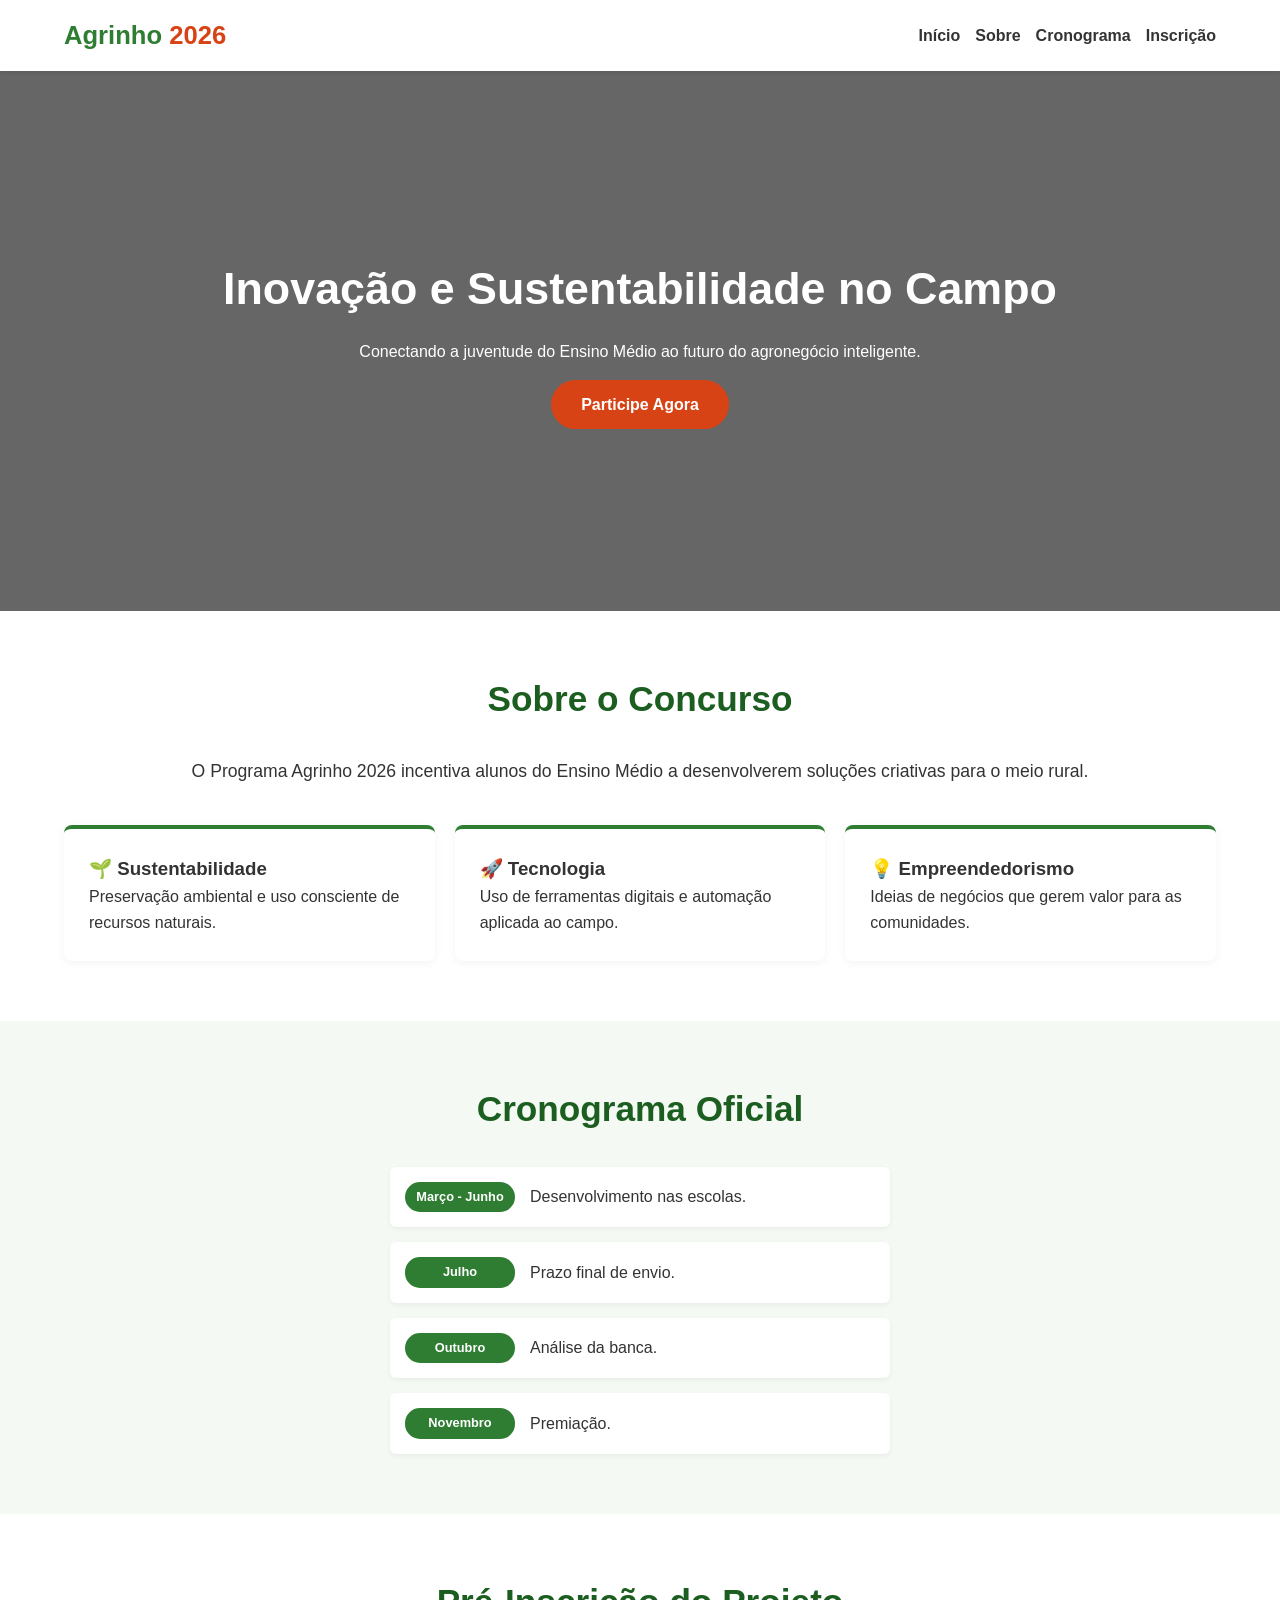
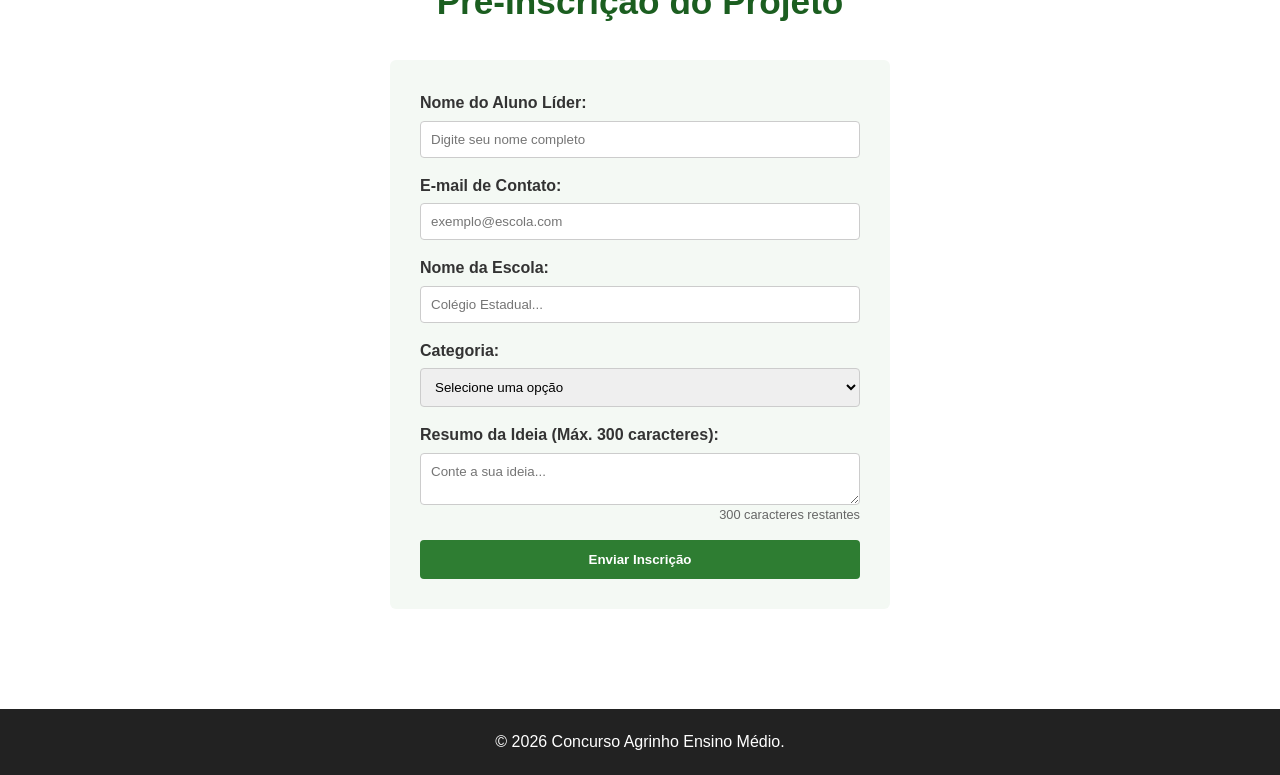
<file: index (1).html>
<!DOCTYPE html>
<html lang="pt-BR">
<head>
    <meta charset="UTF-8">
    <meta name="viewport" content="width=device-width, initial-scale=1.0">
    <title>Agrinho 2026 - Ensino Médio</title>
    <style>
        /* Estilos CSS Integrados */
        * { margin: 0; padding: 0; box-sizing: border-box; font-family: Arial, sans-serif; }
        :root { --cor-principal: #2e7d32; --cor-escura: #1b5e20; --cor-texto: #333333; --cor-fundo-claro: #f4f9f4; --cor-destaque: #d84315; }
        html { scroll-behavior: smooth; }
        body { color: var(--cor-texto); line-height: 1.6; background-color: #ffffff; }
        .container { width: 90%; max-width: 1200px; margin: 0 auto; }
        .secao { padding: 60px 0; }
        .fundo-claro { background-color: var(--cor-fundo-claro); }
        .titulo-secao { text-align: center; font-size: 2.2rem; color: var(--cor-escura); margin-bottom: 30px; }
        header { background-color: #ffffff; box-shadow: 0 2px 5px rgba(0,0,0,0.1); position: sticky; top: 0; z-index: 1000; padding: 15px 0; }
        .header-flex { display: flex; justify-content: space-between; align-items: center; }
        .logo h1 { color: var(--cor-principal); font-size: 1.6rem; }
        .logo span { color: var(--cor-destaque); }
        .nav-links { display: flex; list-style: none; gap: 15px; }
        .nav-links a { text-decoration: none; color: var(--cor-texto); font-weight: bold; }
        .hero { background: linear-gradient(rgba(0,0,0,0.6), rgba(0,0,0,0.6)), url('https://unsplash.com') no-repeat center center/cover; height: 60vh; display: flex; align-items: center; text-align: center; color: white; }
        .hero-content h2 { font-size: 2.8rem; margin-bottom: 15px; }
        .btn-principal { display: inline-block; background-color: var(--cor-destaque); color: white; padding: 12px 30px; text-decoration: none; border-radius: 25px; font-weight: bold; margin-top: 15px; }
        .texto-destaque { text-align: center; margin-bottom: 40px; font-size: 1.1rem; }
        .cards-grid { display: grid; grid-template-columns: repeat(auto-fit, minmax(280px, 1fr)); gap: 20px; }
        .card { background: white; padding: 25px; border-radius: 8px; box-shadow: 0 2px 10px rgba(0,0,0,0.05); border-top: 4px solid var(--cor-principal); }
        .linha-tempo { display: flex; flex-direction: column; gap: 15px; max-width: 500px; margin: 0 auto; }
        .item-tempo { display: flex; background: white; padding: 15px; border-radius: 6px; align-items: center; gap: 15px; box-shadow: 0 2px 5px rgba(0,0,0,0.05); }
        .data { background: var(--cor-principal); color: white; padding: 5px 10px; border-radius: 15px; font-weight: bold; font-size: 0.8rem; min-width: 110px; text-align: center; }
        .formulario { max-width: 500px; margin: 0 auto; background: var(--cor-fundo-claro); padding: 30px; border-radius: 6px; }
        .grupo-campo { margin-bottom: 15px; display: flex; flex-direction: column; }
        .grupo-campo label { margin-bottom: 5px; font-weight: bold; }
        .grupo-campo input, .grupo-campo select, .grupo-campo textarea { padding: 10px; border: 1px solid #ccc; border-radius: 4px; }
        #contador-caracteres { font-size: 0.8rem; text-align: right; color: #666; }
        .btn-enviar { background: var(--cor-principal); color: white; border: none; padding: 12px; width: 100%; border-radius: 4px; font-weight: bold; cursor: pointer; }
        #mensagem-sucesso { background: #d4edda; color: #155724; padding: 15px; text-align: center; border-radius: 4px; margin-top: 15px; }
        .escondido { display: none; }
        footer { background: #222; color: white; text-align: center; padding: 20px 0; margin-top: 40px; }
        @media (max-width: 768px) { .header-flex { flex-direction: column; gap: 10px; } .hero-content h2 { font-size: 1.8rem; } .item-tempo { flex-direction: column; text-align: center; } }
    </style>
</head>
<body>

    <header>
        <div class="container header-flex">
            <div class="logo"><h1>Agrinho <span>2026</span></h1></div>
            <nav>
                <ul class="nav-links">
                    <li><a href="#inicio">Início</a></li>
                    <li><a href="#sobre">Sobre</a></li>
                    <li><a href="#cronograma">Cronograma</a></li>
                    <li><a href="#inscricao">Inscrição</a></li>
                </ul>
            </nav>
        </div>
    </header>

    <section id="inicio" class="hero">
        <div class="container hero-content">
            <h2>Inovação e Sustentabilidade no Campo</h2>
            <p>Conectando a juventude do Ensino Médio ao futuro do agronegócio inteligente.</p>
            <a href="#inscricao" class="btn-principal">Participe Agora</a>
        </div>
    </section>

    <section id="sobre" class="secao">
        <div class="container">
            <h2 class="titulo-secao">Sobre o Concurso</h2>
            <p class="texto-destaque">O Programa Agrinho 2026 incentiva alunos do Ensino Médio a desenvolverem soluções criativas para o meio rural.</p>
            <div class="cards-grid">
                <div class="card">
                    <h3>🌱 Sustentabilidade</h3>
                    <p>Preservação ambiental e uso consciente de recursos naturais.</p>
                </div>
                <div class="card">
                    <h3>🚀 Tecnologia</h3>
                    <p>Uso de ferramentas digitais e automação aplicada ao campo.</p>
                </div>
                <div class="card">
                    <h3>💡 Empreendedorismo</h3>
                    <p>Ideias de negócios que gerem valor para as comunidades.</p>
                </div>
            </div>
        </div>
    </section>

    <section id="cronograma" class="secao fundo-claro">
        <div class="container">
            <h2 class="titulo-secao">Cronograma Oficial</h2>
            <div class="linha-tempo">
                <div class="item-tempo"><span class="data">Março - Junho</span><p>Desenvolvimento nas escolas.</p></div>
                <div class="item-tempo"><span class="data">Julho</span><p>Prazo final de envio.</p></div>
                <div class="item-tempo"><span class="data">Outubro</span><p>Análise da banca.</p></div>
                <div class="item-tempo"><span class="data">Novembro</span><p>Premiação.</p></div>
            </div>
        </div>
    </section>

    <section id="inscricao" class="secao">
        <div class="container">
            <h2 class="titulo-secao">Pré-Inscrição do Projeto</h2>
            <form id="form-agrinho" class="formulario">
                <div class="grupo-campo">
                    <label for="nome">Nome do Aluno Líder:</label>
                    <input type="text" id="nome" required placeholder="Digite seu nome completo">
                </div>
                <div class="grupo-campo">
                    <label for="email">E-mail de Contato:</label>
                    <input type="email" id="email" required placeholder="exemplo@escola.com">
                </div>
                <div class="grupo-campo">
                    <label for="escola">Nome da Escola:</label>
                    <input type="text" id="escola" required placeholder="Colégio Estadual...">
                </div>
                <div class="grupo-campo">
                    <label for="categoria">Categoria:</label>
                    <select id="categoria" required>
                        <option value="">Selecione uma opção</option>
                        <option value="pesquisa">Relato de Pesquisa</option>
                        <option value="tecnologia">Robótica / AgroTech</option>
                        <option value="arte">Produção Cultural</option>
                    </select>
                </div>
                <div class="grupo-campo">
                    <label for="resumo">Resumo da Ideia (Máx. 300 caracteres):</label>
                    <textarea id="resumo" maxlength="300" required placeholder="Conte a sua ideia..."></textarea>
                    <span id="contador-caracteres">300 caracteres restantes</span>
                </div>
                <button type="submit" class="btn-enviar">Enviar Inscrição</button>
            </form>
            <div id="mensagem-sucesso" class="escondido">🎉 Inscrição enviada com sucesso!</div>
        </div>
    </section>

    <footer>
        <div class="container"><p>&copy; 2026 Concurso Agrinho Ensino Médio.</p></div>
    </footer>

    <script>
        // Script JS Integrado
        window.onload = function() {
            const form = document.getElementById("form-agrinho");
            const campoResumo = document.getElementById("resumo");
            const contador = document.getElementById("contador-caracteres");
            const mensagemSucesso = document.getElementById("mensagem-sucesso");

            if(campoResumo && contador) {
                campoResumo.oninput = function() {
                    let restantes = 300 - campoResumo.value.length;
                    contador.textContent = restantes + " caracteres restantes";
                    contador.style.color = restantes <= 20 ? "red" : "#666";
                };
            }
            if(form) {
                form.onsubmit = function(evento) {
                    evento.preventDefault();
                    if(mensagemSucesso) {
                        mensagemSucesso.classList.remove("escondido");
                        form.reset();
                        contador.textContent = "300 caracteres restantes";
                        mensagemSucesso.scrollIntoView({ behavior: "smooth" });
                        setTimeout(function() { mensagemSucesso.classList.add("escondido"); }, 5000);
                    }
                };
            }
        };
    </script>
</body>
</html>
</file>
